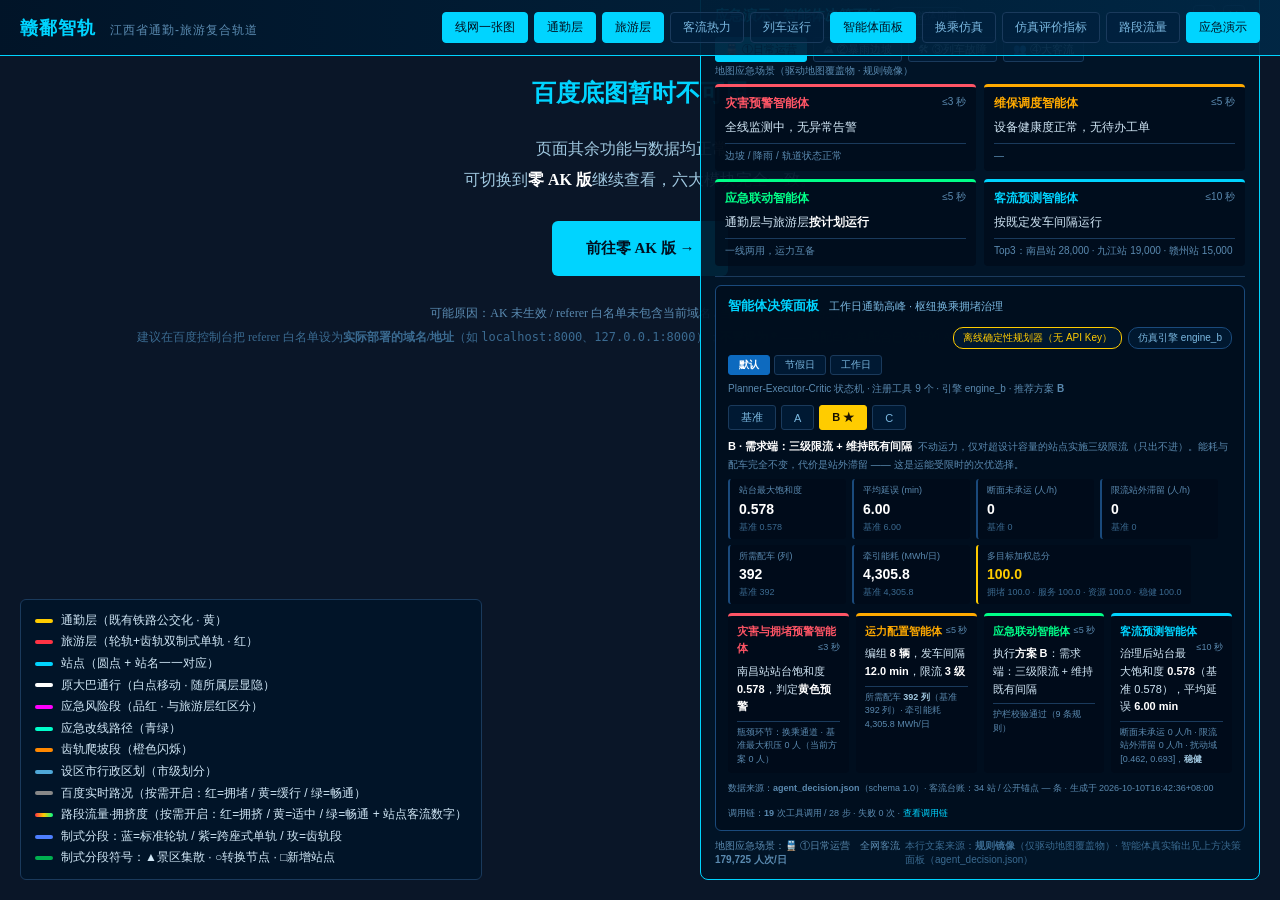
<file: bmap.html>
<!DOCTYPE html>
<html lang="zh-CN">
<head>
  <meta charset="UTF-8">
  <meta name="viewport" content="width=device-width, initial-scale=1.0">
  <title>赣鄱智轨</title>
  <link rel="stylesheet" href="css/style.css?v=20261008">
  <!-- 0) 本地 AK（可选 · 已被 .gitignore 忽略，不进入参赛包）
       缺失时 map-base.js 会渲染明确的提示页并引导到零 AK 版，不会白屏。 -->
  <script src="js/local-ak.js?v=20260926"
          onerror="this.onerror=null;console.warn('[赣鄱智轨] 未找到 js/local-ak.js，将使用占位 AK（地图不可用，可加 ?ak=xxx 临时指定）');"></script>
  <!-- 1) 配置（含 AK 读取逻辑 + 线路/站点数据） -->
  <script src="js/config.js?v=20260926"></script>
  <!-- 2) 加载模块一基座逻辑（initMap 等） + 各功能模块 -->
  <script src="js/map-base.js?v=20260926"></script>
  <script src="js/heatmap.js?v=20260926"></script>
  <script src="js/agent-decision.js?v=20260926"></script>
  <!-- ★ 决策地图：把「节假日大客流·枢纽换乘拥堵治理」的决策结果叠加到地图
       （瓶颈圈 / 线路治理色 / 枢纽换乘环 / 方案摘要卡；由方案 Tab 切换联动） -->
  <script src="js/decision-map.js?v=20261008"></script>
  <!-- ★ 制式分段：一键切换“轨道制式”视图（轮轨/单轨/齿轨 + 转换节点 + 景区集散） -->
  <script src="js/system-lines.js?v=20260926"></script>
  <script src="js/agent-panel.js?v=20261008"></script>
  <script src="js/emergency.js?v=20260926"></script>
  <script src="js/train-sim.js?v=20260926"></script>
  <script src="js/transfer-sim.js?v=20260926"></script>
  <!-- ★ 路段流量：区段断面客流拥挤度着色 + 站点/新增站点客流标注
       （数据：data/flow_{holiday|weekday}.json；新增站点客流为可复核推演） -->
  <script src="js/flow-layer.js?v=20261008"></script>
  <!-- ★ 仿真评价指标（依方案 2.7）：把 10 项评价指标落到地图上，
       基准方案 vs 优化方案逐项对比；数据取自 data/agent_decision_*.json -->
  <script src="js/metrics-panel.js?v=20261008"></script>
  <script src="js/app.js?v=20261008"></script>
  <!-- 3) 注入百度地图 JSAPI GL（AK 取自 config.js 的 window.GanpoConfig.BMAP_AK）
       ★ 必须用 document.write 在"HTML 解析阶段"同步注入 ★
       为什么不能改成动态 createElement('script')：
       百度 api 返回的脚本内部使用 document.write() 二次追加 getscript。
       动态插入的 script 默认是 async，一旦它加载完成时文档已解析结束，
       其内部的 document.write() 会触发隐式 document.open()，把整页清空
       → 表现为【白屏 / 地图完全不生成】。解析阶段的 document.write 则安全，
       且仍可继续从 config.js 动态读取 AK。 -->
  <script>
    (function () {
      var ak = (window.GanpoConfig && window.GanpoConfig.BMAP_AK) || '';
      document.write(
        '<script type="text/javascript" src="//api.map.baidu.com/api?type=webgl&v=1.0&ak=' +
        encodeURIComponent(ak) + '"><\/script>'
      );
    })();
  </script>
</head>
<body>
  <div id="app">
    <!-- 地图底座 -->
    <div id="map_container"></div>

    <!-- 顶部标题 + 模块导航（app.js 动态构建 6 模块快捷按钮） -->
    <div id="topbar">
      <div class="brand">赣鄱智轨 <small>江西省通勤-旅游复合轨道</small></div>
      <div id="module-nav"></div>
    </div>

    <!-- 图例 -->
    <div id="legend">
      <div class="item"><span class="swatch" style="background:#ffcc00"></span>通勤层（既有铁路公交化 · 黄）</div>
      <div class="item"><span class="swatch" style="background:#ff3344"></span>旅游层（轮轨+齿轨双制式单轨 · 红）</div>
      <div class="item"><span class="swatch" style="background:#00d4ff"></span>站点（圆点 + 站名一一对应）</div>
      <div class="item"><span class="swatch" style="background:#ffffff"></span>原大巴通行（白点移动 · 随所属层显隐）</div>
      <div class="item"><span class="swatch" style="background:#ff00ff"></span>应急风险段（品红 · 与旅游层红区分）</div>
      <div class="item"><span class="swatch" style="background:#00ffcc"></span>应急改线路径（青绿）</div>
      <div class="item"><span class="swatch" style="background:#ff8800"></span>齿轨爬坡段（橙色闪烁）</div>
      <div class="item"><span class="swatch" style="background:#4fa8d8"></span>设区市行政区划（市级划分）</div>
      <div class="item"><span class="swatch" style="background:#888888"></span>百度实时路况（按需开启：红=拥堵 / 黄=缓行 / 绿=畅通）</div>
      <div class="item"><span class="swatch" style="background:linear-gradient(90deg,#ff3344,#ffcc00,#00ff88)"></span>路段流量·拥挤度（按需开启：红=拥挤 / 黄=适中 / 绿=畅通 + 站点客流数字）</div>
      <div class="item"><span class="swatch" style="background:#4d7fff"></span>制式分段：蓝=标准轮轨 / 紫=跨座式单轨 / 玫=齿轨段</div>
      <div class="item"><span class="swatch" style="background:#00b050"></span>制式分段符号：▲景区集散 · ○转换节点 · □新增站点</div>
    </div>
  </div>

  <!-- 热力 / 列车 / 智能体面板 / 换乘 / 应急 的工具栏与面板均由各模块 JS 自行创建，
       此处无需预置容器。 -->

  <!-- 4) 等 DOM 就绪后再初始化地图。
       ★ 不能在 head 里提前调用 ★
       原写法在脚本 onload 时立刻 initMap()，若百度脚本加载快于 body 解析，
       此时 #map_container 尚不存在，new BMapGL.Map('map_container') 直接失败。
       改为 DOMContentLoaded 后调用，保证容器一定存在。 -->
  <script>
    (function () {
      function boot() {
        if (window.initMap) {
          window.initMap();
        } else {
          console.error('[赣鄱智轨] initMap 未定义，map-base.js 可能未加载成功。');
        }
      }
      if (document.readyState === 'loading') {
        document.addEventListener('DOMContentLoaded', boot);
      } else {
        boot();
      }
    })();
  </script>
</body>
</html>
</file>
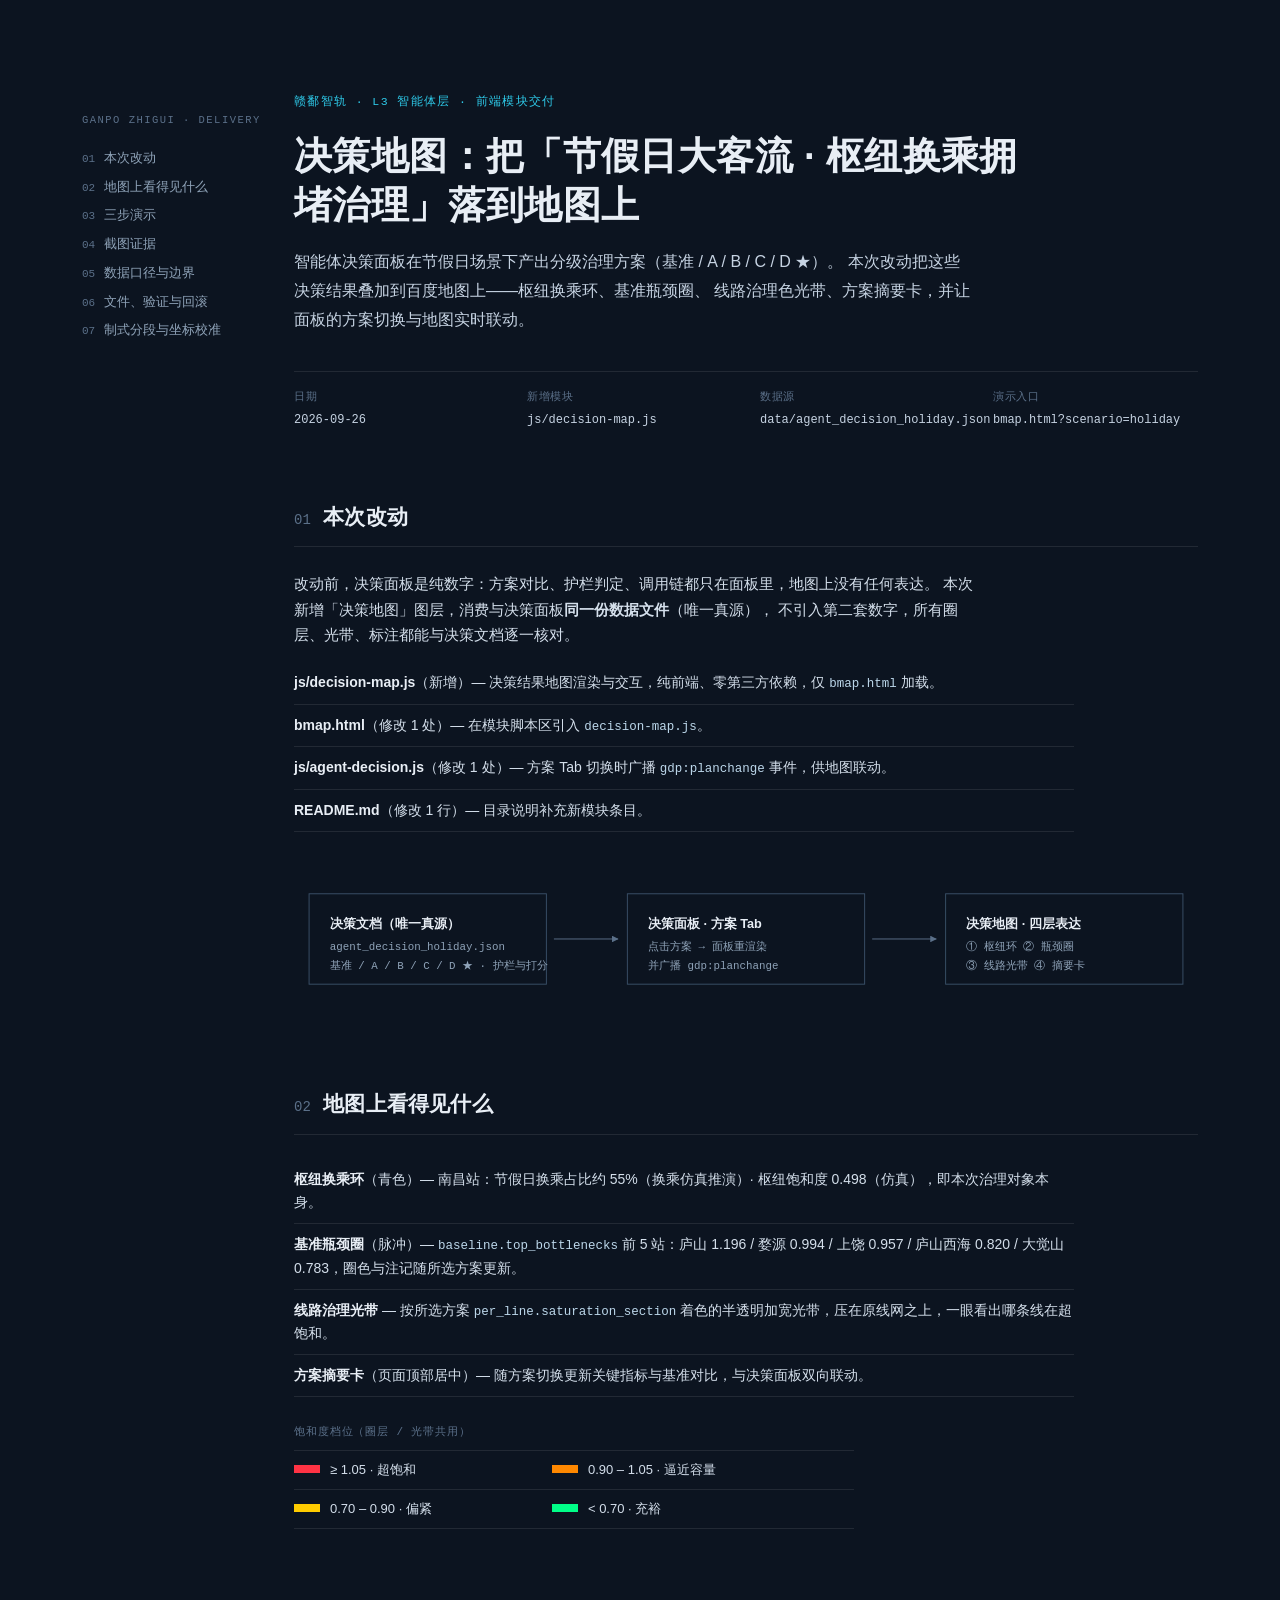
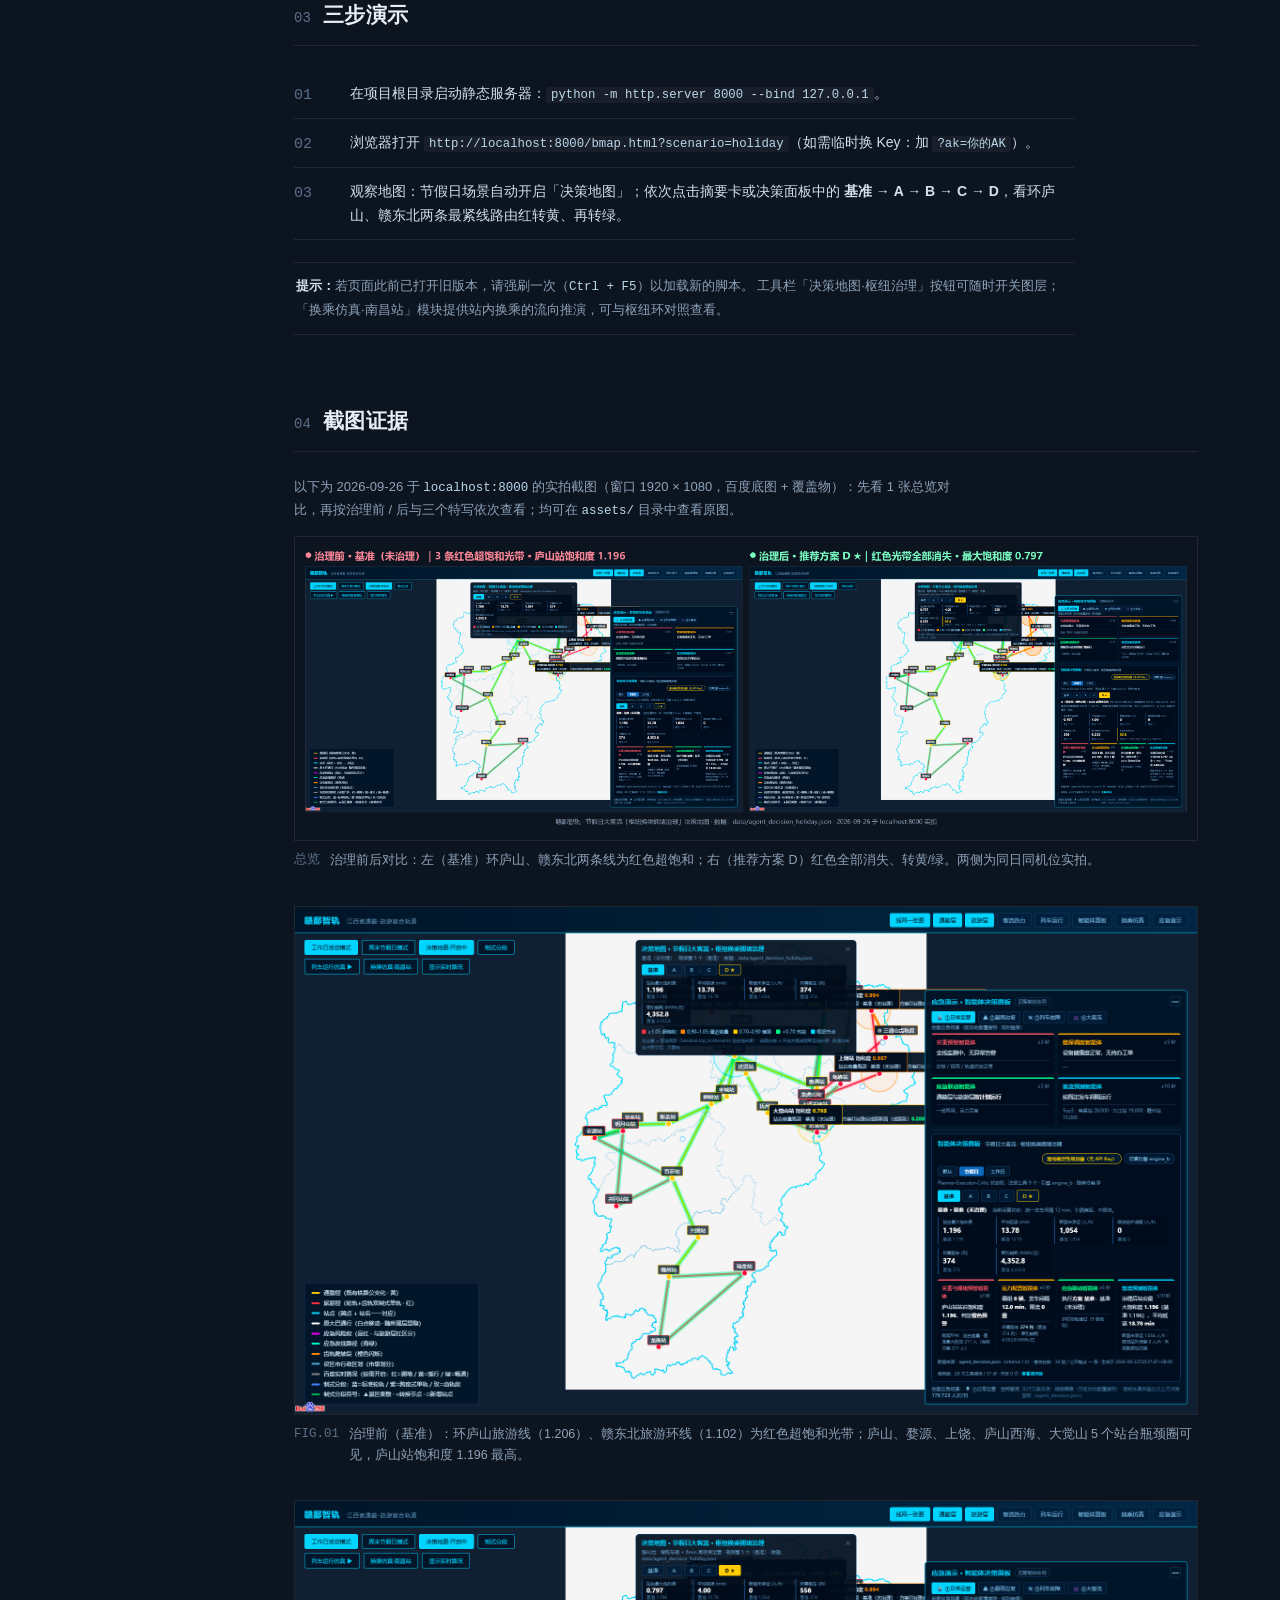
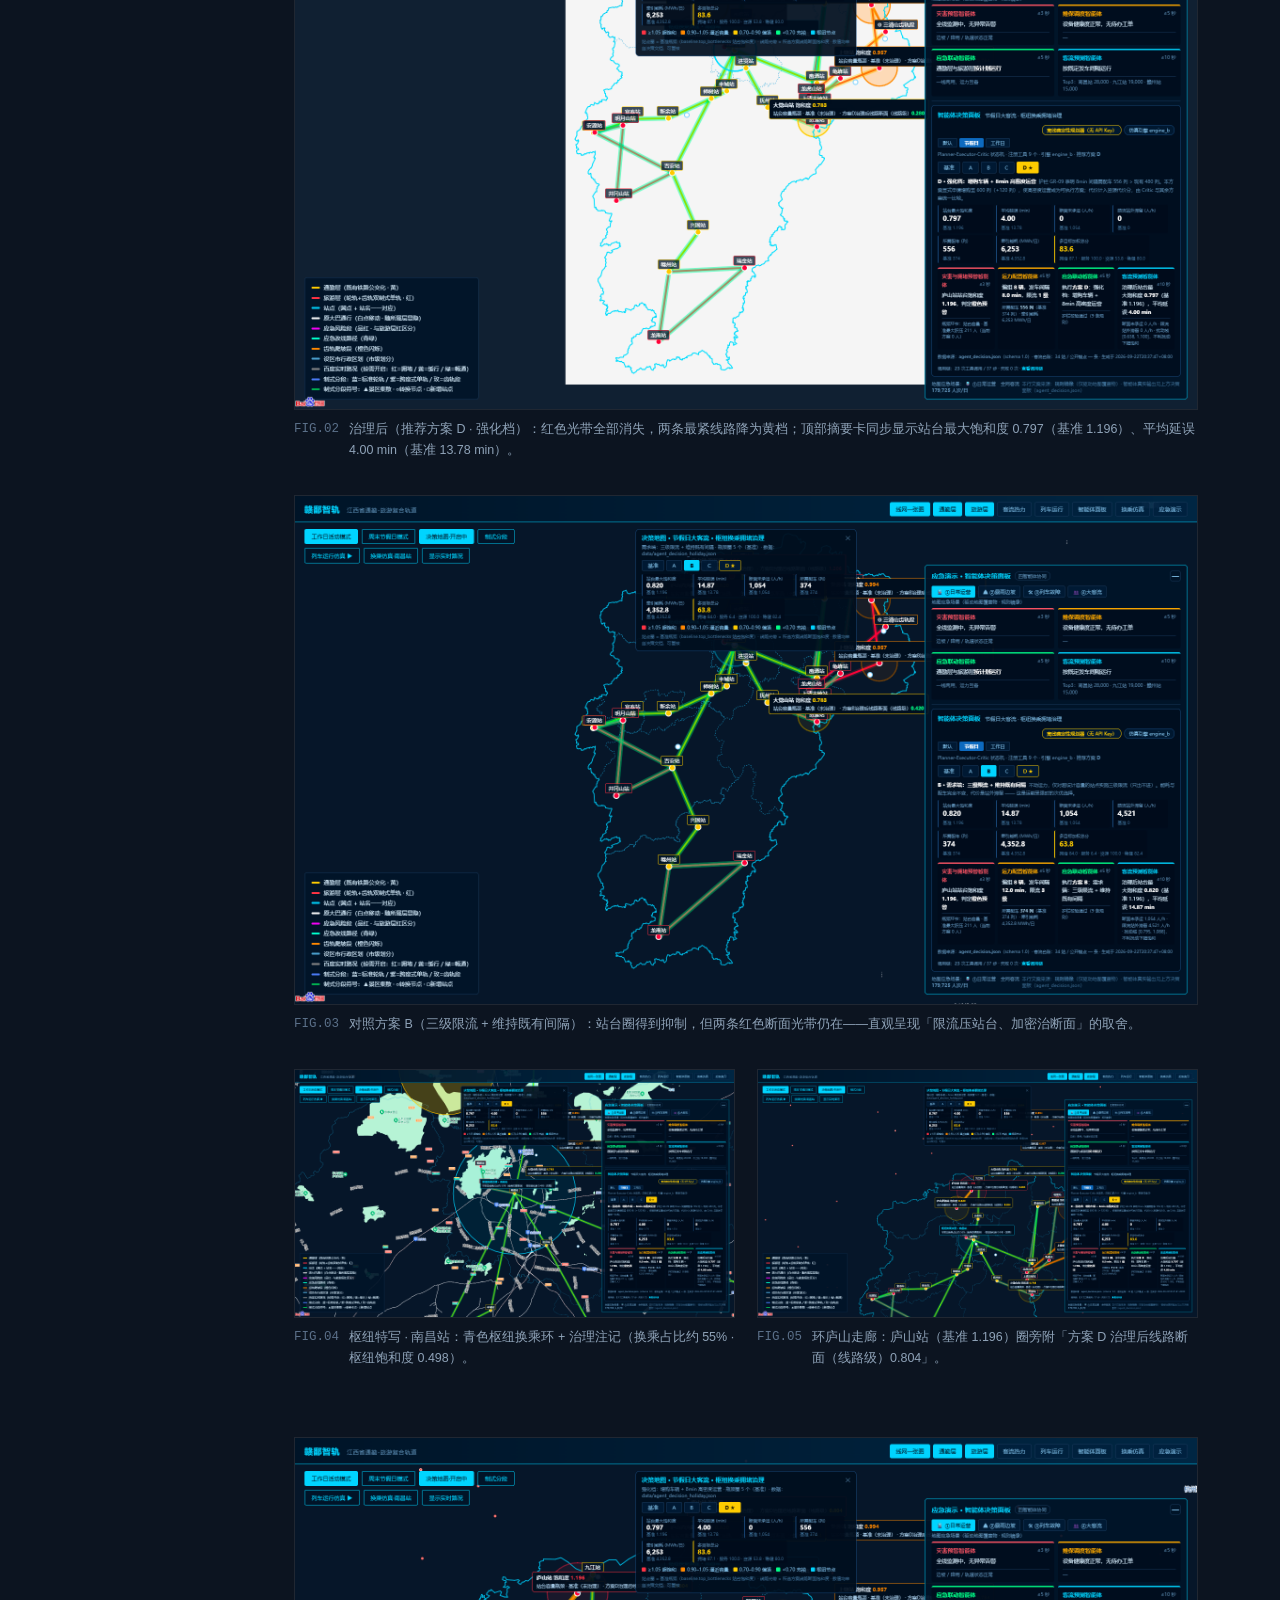
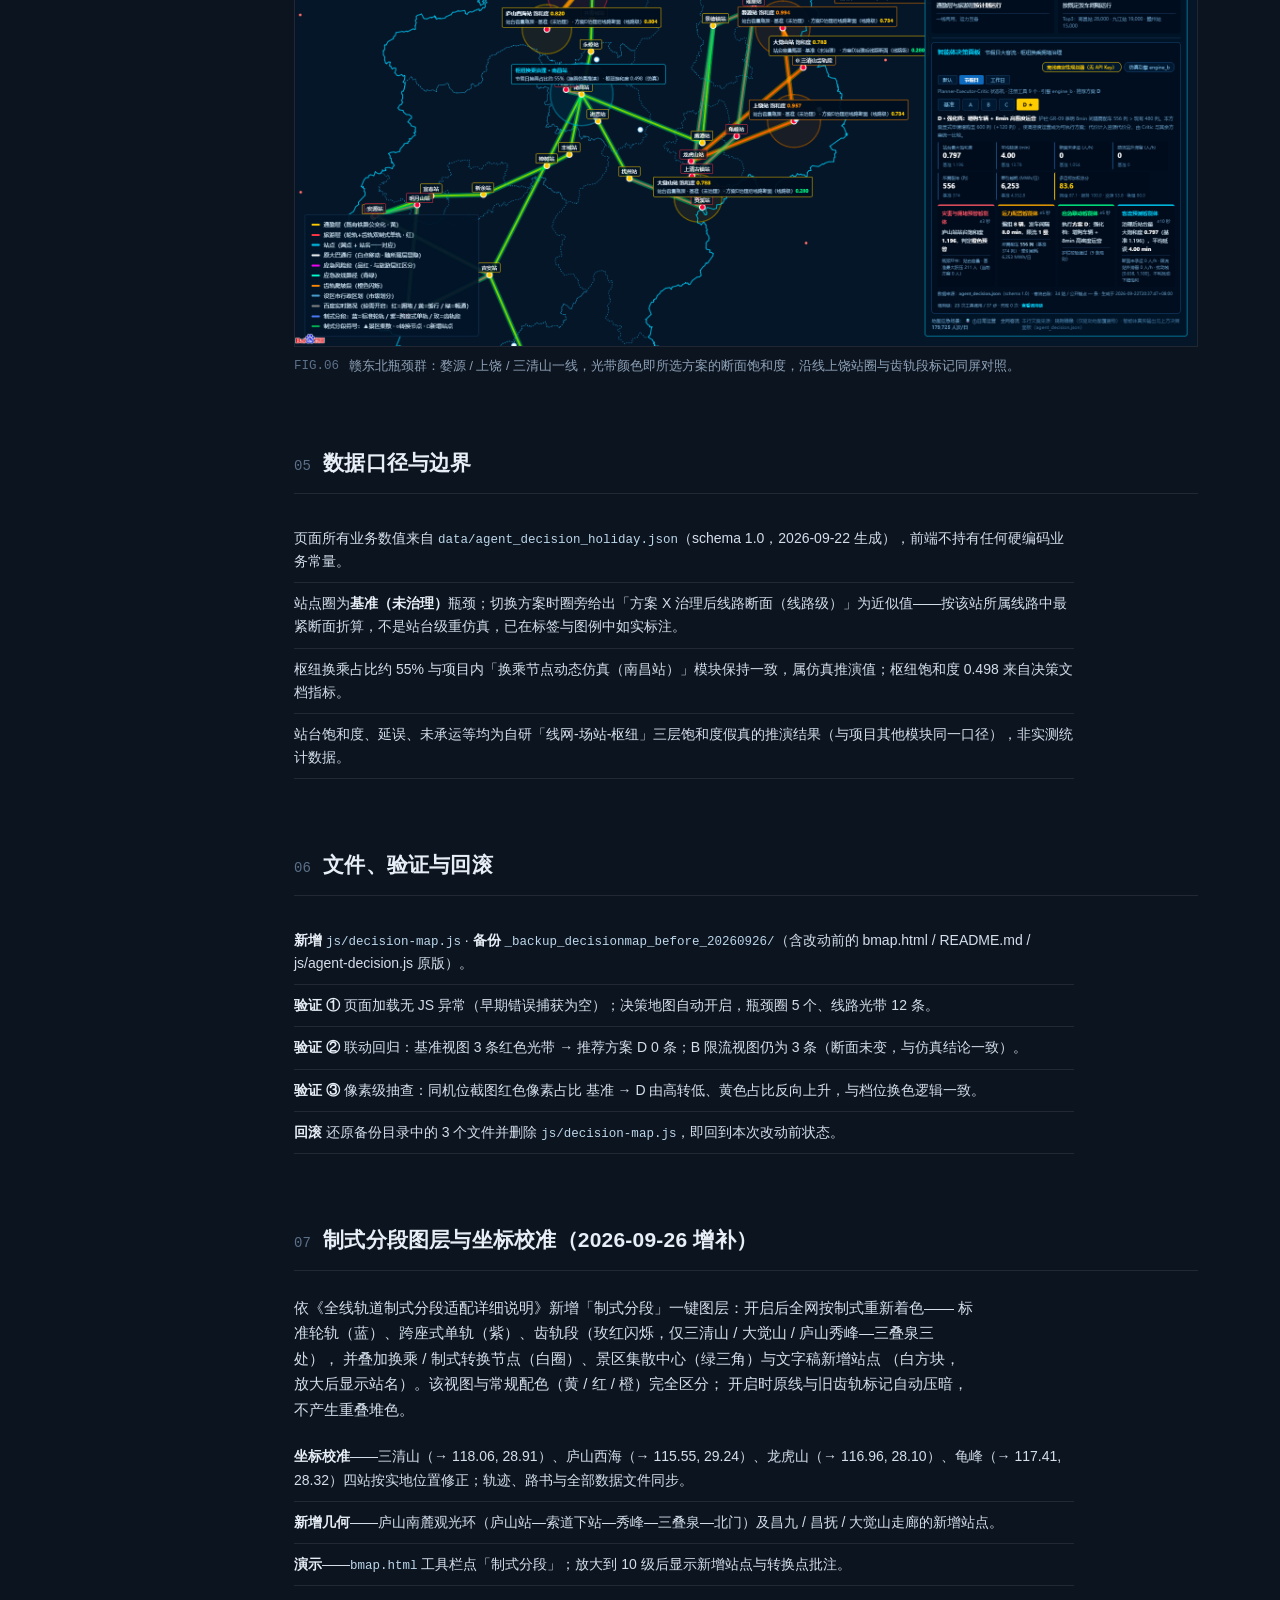
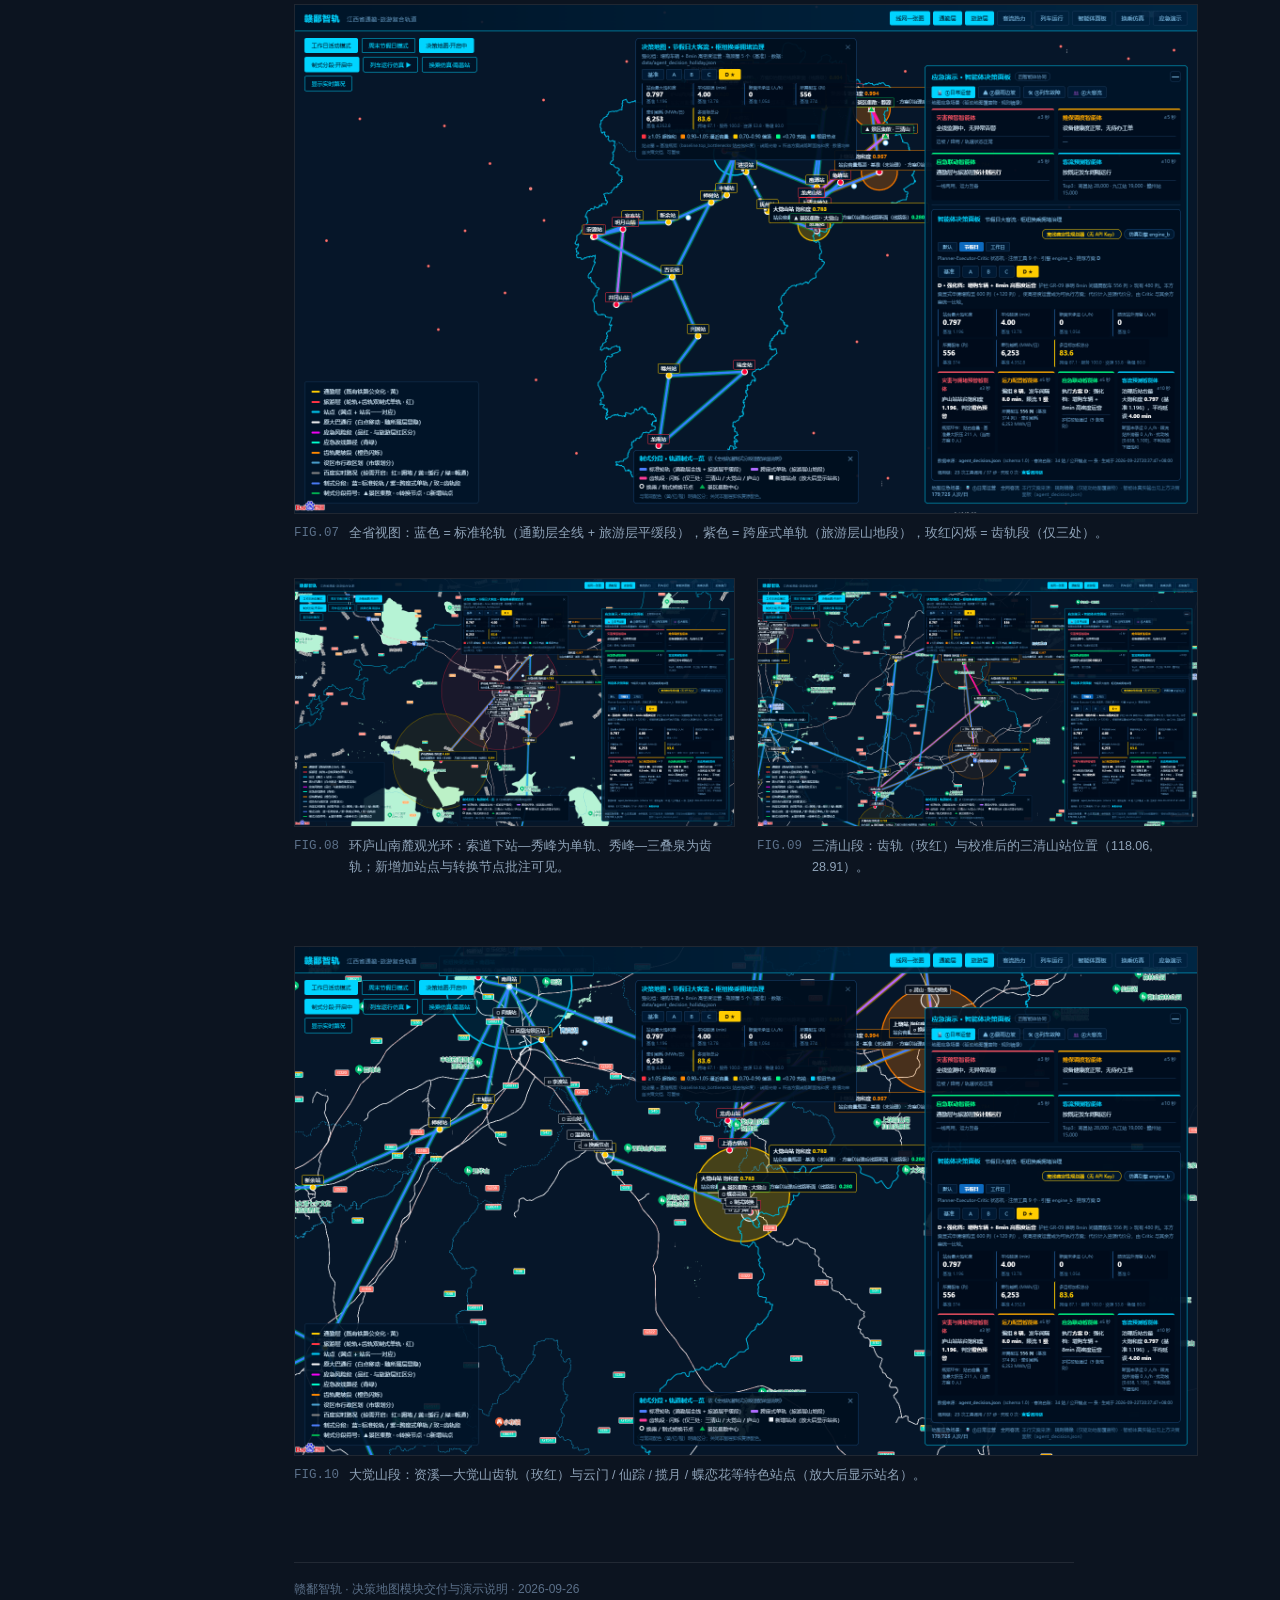
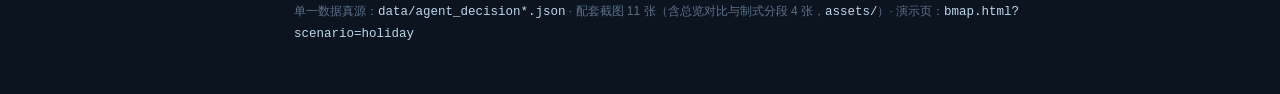
<file: 交付物_决策地图演示/决策地图演示说明.html>
<!DOCTYPE html>
<html lang="zh-CN">
<head>
<meta charset="UTF-8">
<meta name="viewport" content="width=device-width, initial-scale=1.0">
<title>决策地图 · 交付与演示说明 — 赣鄱智轨</title>
<style>
  :root{
    --bg:#0c1420; --bg-soft:#0f1a2a;
    --ink:#e8eef5; --muted:#8fa3b8; --faint:#5b7089;
    --line:rgba(255,255,255,.09);
    --accent:#2ec9e8;
    --c-red:#ff3344; --c-orange:#ff8800; --c-yellow:#ffcc00; --c-green:#00ff88;
  }
  *{ margin:0; padding:0; box-sizing:border-box; }
  html{ scroll-behavior:smooth; }
  body{
    background:var(--bg); color:var(--ink);
    font-family:"Microsoft YaHei","PingFang SC","Source Han Sans SC",sans-serif;
    font-size:15px; line-height:1.7;
  }
  .page{
    display:grid; grid-template-columns:212px minmax(0,1fr);
    max-width:1180px; margin:0 auto; padding:0 32px;
  }
  /* ---- 侧栏目录 ---- */
  .toc{ position:sticky; top:0; align-self:start; padding:112px 26px 40px 0; }
  .toc .t-kicker{
    font-family:Consolas,"Courier New",monospace; font-size:10.5px;
    letter-spacing:.14em; color:var(--faint); text-transform:uppercase;
    display:block; margin-bottom:14px;
  }
  .toc a{
    display:block; color:var(--muted); text-decoration:none;
    font-size:12.5px; padding:5px 0; line-height:1.5;
  }
  .toc a:hover{ color:var(--accent); }
  .toc a .no{
    font-family:Consolas,"Courier New",monospace; font-size:11px;
    color:var(--faint); margin-right:9px;
  }
  /* ---- 正文 ---- */
  .doc{ min-width:0; padding:92px 0 48px; }
  .kicker{
    font-family:Consolas,"Courier New",monospace; font-size:11.5px;
    letter-spacing:.12em; color:var(--accent); display:block;
  }
  h1{
    font-size:38px; line-height:1.3; font-weight:600;
    letter-spacing:.01em; margin:20px 0 18px; max-width:760px;
  }
  .lede{ font-size:16px; line-height:1.8; color:#c6d3e2; max-width:680px; }
  .meta{
    margin-top:36px; padding-top:16px; border-top:1px solid var(--line);
    display:grid; grid-template-columns:repeat(4,minmax(0,1fr)); gap:14px 28px;
    font-size:12.5px; color:var(--muted);
  }
  .meta b{ display:block; color:var(--faint); font-weight:400; font-size:11px;
    font-family:Consolas,"Courier New",monospace; letter-spacing:.06em; margin-bottom:3px; }
  .meta .mono{ font-family:Consolas,"Courier New",monospace; font-size:12px; color:#c6d3e2; }

  h2{ font-size:21px; font-weight:600; margin:68px 0 0; letter-spacing:.01em; }
  h2 .no{ font-family:Consolas,"Courier New",monospace; font-size:14px;
    color:var(--faint); margin-right:12px; font-weight:400; }
  .h2rule{ height:1px; background:var(--line); margin:12px 0 24px; }
  section p{ max-width:680px; margin:0 0 14px; color:#d4dfeb; }
  section p.small{ font-size:13px; color:var(--muted); }
  a{ color:var(--accent); text-decoration:none; }
  a:hover{ text-decoration:underline; }
  code{
    font-family:Consolas,"Courier New",monospace; font-size:.88em;
    color:#bcd7ea; background:rgba(255,255,255,.05);
    padding:1px 5px; border-radius:3px;
  }

  /* ---- 列表（发丝线，不做卡片）---- */
  ul.tight{ list-style:none; max-width:780px; margin:4px 0 18px; }
  ul.tight li{
    padding:9px 0; border-bottom:1px solid var(--line);
    font-size:14px; color:#d4dfeb; line-height:1.65;
  }
  ul.tight li b{ color:var(--ink); font-weight:600; }
  .m{ font-family:Consolas,"Courier New",monospace; font-size:12.5px; color:#bcd7ea; }

  /* ---- 步骤 ---- */
  ol.steps{ list-style:none; max-width:780px; margin:6px 0 18px; counter-reset:st; }
  ol.steps li{
    position:relative; padding:12px 0 12px 56px;
    border-bottom:1px solid var(--line); font-size:14px; line-height:1.7; color:#d4dfeb;
  }
  ol.steps li::before{
    counter-increment:st; content:counter(st,decimal-leading-zero);
    position:absolute; left:0; top:13px;
    font-family:Consolas,"Courier New",monospace; font-size:15px; color:var(--faint);
  }
  .hint{
    border-top:1px solid var(--line); border-bottom:1px solid var(--line);
    padding:12px 2px; margin:22px 0; max-width:780px;
    font-size:13px; color:var(--muted); line-height:1.75;
  }
  .hint b{ color:#d4dfeb; }

  /* ---- 颜色档位表 ---- */
  table.levels{ border-collapse:collapse; margin:6px 0 20px; max-width:560px; width:100%; }
  table.levels th, table.levels td{
    text-align:left; font-size:13px; padding:8px 14px 8px 0;
    border-bottom:1px solid var(--line); color:#d4dfeb; font-weight:400;
  }
  table.levels th{ color:var(--faint); font-size:11px;
    font-family:Consolas,"Courier New",monospace; letter-spacing:.08em; }
  .sw{ display:inline-block; width:26px; height:8px; margin-right:10px; vertical-align:1px; }

  /* ---- 流程图 ---- */
  .flow{ margin:26px 0 30px; }
  .flow svg{ width:100%; height:auto; display:block; }

  /* ---- 截图 ---- */
  figure{ margin:0 0 34px; }
  figure img{ width:100%; display:block; border:1px solid var(--line); background:#0a121e; }
  figcaption{
    margin-top:9px; font-size:12.5px; color:var(--muted); line-height:1.7;
    display:flex; gap:10px;
  }
  figcaption .fno{
    font-family:Consolas,"Courier New",monospace; color:var(--faint); flex:0 0 auto;
  }
  .shotpair{ display:grid; grid-template-columns:1fr 1fr; gap:22px; margin-bottom:34px; }

  /* ---- colophon ---- */
  .colophon{
    margin-top:76px; padding-top:16px; border-top:1px solid var(--line);
    font-size:12px; color:var(--faint); line-height:1.8; max-width:780px;
  }

  @media (max-width:980px){
    .page{ grid-template-columns:1fr; padding:0 20px; }
    .toc{ display:none; }
    .doc{ padding-top:56px; }
    .meta{ grid-template-columns:repeat(2,minmax(0,1fr)); }
    .shotpair{ grid-template-columns:1fr; }
    h1{ font-size:30px; }
  }
</style>
</head>
<body>
<div class="page">

  <aside class="toc">
    <span class="t-kicker">Ganpo Zhigui · Delivery</span>
    <a href="#s1"><span class="no">01</span>本次改动</a>
    <a href="#s2"><span class="no">02</span>地图上看得见什么</a>
    <a href="#s3"><span class="no">03</span>三步演示</a>
    <a href="#s4"><span class="no">04</span>截图证据</a>
    <a href="#s5"><span class="no">05</span>数据口径与边界</a>
    <a href="#s6"><span class="no">06</span>文件、验证与回滚</a>
    <a href="#s7"><span class="no">07</span>制式分段与坐标校准</a>
  </aside>

  <main class="doc">

    <header class="cover">
      <span class="kicker">赣鄱智轨 · L3 智能体层 · 前端模块交付</span>
      <h1>决策地图：把「节假日大客流 · 枢纽换乘拥堵治理」落到地图上</h1>
      <p class="lede">
        智能体决策面板在节假日场景下产出分级治理方案（基准 / A / B / C / D ★）。
        本次改动把这些决策结果叠加到百度地图上——枢纽换乘环、基准瓶颈圈、
        线路治理色光带、方案摘要卡，并让面板的方案切换与地图实时联动。
      </p>
      <div class="meta">
        <div><b>日期</b><span class="mono">2026-09-26</span></div>
        <div><b>新增模块</b><span class="mono">js/decision-map.js</span></div>
        <div><b>数据源</b><span class="mono">data/agent_decision_holiday.json</span></div>
        <div><b>演示入口</b><span class="mono">bmap.html?scenario=holiday</span></div>
      </div>
    </header>

    <section id="s1">
      <h2><span class="no">01</span>本次改动</h2>
      <div class="h2rule"></div>
      <p>
        改动前，决策面板是纯数字：方案对比、护栏判定、调用链都只在面板里，地图上没有任何表达。
        本次新增「决策地图」图层，消费与决策面板<strong>同一份数据文件</strong>（唯一真源），
        不引入第二套数字，所有圈层、光带、标注都能与决策文档逐一核对。
      </p>
      <ul class="tight">
        <li><b>js/decision-map.js</b>（新增）— 决策结果地图渲染与交互，纯前端、零第三方依赖，仅 <span class="m">bmap.html</span> 加载。</li>
        <li><b>bmap.html</b>（修改 1 处）— 在模块脚本区引入 <span class="m">decision-map.js</span>。</li>
        <li><b>js/agent-decision.js</b>（修改 1 处）— 方案 Tab 切换时广播 <span class="m">gdp:planchange</span> 事件，供地图联动。</li>
        <li><b>README.md</b>（修改 1 行）— 目录说明补充新模块条目。</li>
      </ul>

      <div class="flow">
        <svg viewBox="0 0 960 170" role="img" aria-label="决策地图数据流：决策文档 → 决策面板 → 地图四层">
          <defs>
            <marker id="ar" viewBox="0 0 10 10" refX="9" refY="5" markerWidth="7" markerHeight="7" orient="auto-start-reverse">
              <path d="M0,0 L10,5 L0,10 z" fill="#5b7089"></path>
            </marker>
          </defs>
          <g fill="none" stroke="#3a5068" stroke-width="1">
            <rect x="16" y="38" width="252" height="96"></rect>
            <rect x="354" y="38" width="252" height="96"></rect>
            <rect x="692" y="38" width="252" height="96"></rect>
          </g>
          <g font-size="13.5" fill="#e8eef5" font-weight="600">
            <text x="38" y="74">决策文档（唯一真源）</text>
            <text x="376" y="74">决策面板 · 方案 Tab</text>
            <text x="714" y="74">决策地图 · 四层表达</text>
          </g>
          <g font-size="11.5" fill="#8fa3b8" font-family="Consolas,monospace">
            <text x="38" y="98">agent_decision_holiday.json</text>
            <text x="38" y="118">基准 / A / B / C / D ★ · 护栏与打分</text>
            <text x="376" y="98">点击方案 → 面板重渲染</text>
            <text x="376" y="118">并广播 gdp:planchange</text>
            <text x="714" y="98">① 枢纽环 ② 瓶颈圈</text>
            <text x="714" y="118">③ 线路光带 ④ 摘要卡</text>
          </g>
          <g stroke="#5b7089" stroke-width="1" fill="none">
            <line x1="276" y1="86" x2="344" y2="86" marker-end="url(#ar)"></line>
            <line x1="614" y1="86" x2="682" y2="86" marker-end="url(#ar)"></line>
          </g>
        </svg>
      </div>
    </section>

    <section id="s2">
      <h2><span class="no">02</span>地图上看得见什么</h2>
      <div class="h2rule"></div>
      <ul class="tight">
        <li><b>枢纽换乘环</b>（青色）— 南昌站：节假日换乘占比约 55%（换乘仿真推演）· 枢纽饱和度 0.498（仿真），即本次治理对象本身。</li>
        <li><b>基准瓶颈圈</b>（脉冲）— <span class="m">baseline.top_bottlenecks</span> 前 5 站：庐山 1.196 / 婺源 0.994 / 上饶 0.957 / 庐山西海 0.820 / 大觉山 0.783，圈色与注记随所选方案更新。</li>
        <li><b>线路治理光带</b> — 按所选方案 <span class="m">per_line.saturation_section</span> 着色的半透明加宽光带，压在原线网之上，一眼看出哪条线在超饱和。</li>
        <li><b>方案摘要卡</b>（页面顶部居中）— 随方案切换更新关键指标与基准对比，与决策面板双向联动。</li>
      </ul>
      <table class="levels">
        <thead><tr><th colspan="2">饱和度档位（圈层 / 光带共用）</th></tr></thead>
        <tbody>
          <tr><td><span class="sw" style="background:#ff3344"></span>≥ 1.05 · 超饱和</td><td><span class="sw" style="background:#ff8800"></span>0.90 – 1.05 · 逼近容量</td></tr>
          <tr><td><span class="sw" style="background:#ffcc00"></span>0.70 – 0.90 · 偏紧</td><td><span class="sw" style="background:#00ff88"></span>&lt; 0.70 · 充裕</td></tr>
        </tbody>
      </table>
    </section>

    <section id="s3">
      <h2><span class="no">03</span>三步演示</h2>
      <div class="h2rule"></div>
      <ol class="steps">
        <li>在项目根目录启动静态服务器：<code>python -m http.server 8000 --bind 127.0.0.1</code>。</li>
        <li>浏览器打开 <code>http://localhost:8000/bmap.html?scenario=holiday</code>（如需临时换 Key：加 <code>?ak=你的AK</code>）。</li>
        <li>观察地图：节假日场景自动开启「决策地图」；依次点击摘要卡或决策面板中的 <b>基准 → A → B → C → D</b>，看环庐山、赣东北两条最紧线路由红转黄、再转绿。</li>
      </ol>
      <p class="hint">
        <b>提示：</b>若页面此前已打开旧版本，请强刷一次（<span class="m">Ctrl + F5</span>）以加载新的脚本。
        工具栏「决策地图·枢纽治理」按钮可随时开关图层；「换乘仿真·南昌站」模块提供站内换乘的流向推演，可与枢纽环对照查看。
      </p>
    </section>

    <section id="s4">
      <h2><span class="no">04</span>截图证据</h2>
      <div class="h2rule"></div>
      <p class="small">以下为 2026-09-26 于 <span class="m">localhost:8000</span> 的实拍截图（窗口 1920 × 1080，百度底图 + 覆盖物）：先看 1 张总览对比，再按治理前 / 后与三个特写依次查看；均可在 <span class="m">assets/</span> 目录中查看原图。</p>

      <figure>
        <img src="assets/00_治理前后对比_基准vs方案D.png" alt="治理前后对比总览：左侧基准红色超饱和光带，右侧推荐方案 D 红色消失">
        <figcaption><span class="fno">总览</span><span>治理前后对比：左（基准）环庐山、赣东北两条线为红色超饱和；右（推荐方案 D）红色全部消失、转黄/绿。两侧为同日同机位实拍。</span></figcaption>
      </figure>

      <figure>
        <img src="assets/01_治理前全景_基准视图.png" alt="基准（未治理）全景：环庐山线与赣东北环线呈红色超饱和光带，庐山站等 5 个瓶颈站带脉冲圈">
        <figcaption><span class="fno">FIG.01</span><span>治理前（基准）：环庐山旅游线（1.206）、赣东北旅游环线（1.102）为红色超饱和光带；庐山、婺源、上饶、庐山西海、大觉山 5 个站台瓶颈圈可见，庐山站饱和度 1.196 最高。</span></figcaption>
      </figure>

      <figure>
        <img src="assets/02_治理后全景_推荐方案D.png" alt="推荐方案 D（治理后）全景：光带转为黄绿，红色消失，摘要卡显示指标改善">
        <figcaption><span class="fno">FIG.02</span><span>治理后（推荐方案 D · 强化档）：红色光带全部消失，两条最紧线路降为黄档；顶部摘要卡同步显示站台最大饱和度 0.797（基准 1.196）、平均延误 4.00 min（基准 13.78 min）。</span></figcaption>
      </figure>

      <figure>
        <img src="assets/03_方案B对照_限流不改断面.png" alt="方案 B（三级限流）全景：红色光带仍在，说明限流不改变断面饱和度">
        <figcaption><span class="fno">FIG.03</span><span>对照方案 B（三级限流 + 维持既有间隔）：站台圈得到抑制，但两条红色断面光带仍在——直观呈现「限流压站台、加密治断面」的取舍。</span></figcaption>
      </figure>

      <div class="shotpair">
        <figure>
          <img src="assets/04_枢纽换乘_南昌站特写.png" alt="南昌站枢纽特写：青色枢纽环与换乘治理注记">
          <figcaption><span class="fno">FIG.04</span><span>枢纽特写 · 南昌站：青色枢纽换乘环 + 治理注记（换乘占比约 55% · 枢纽饱和度 0.498）。</span></figcaption>
        </figure>
        <figure>
          <img src="assets/05_环庐山瓶颈_庐山站特写.png" alt="环庐山走廊特写：庐山站瓶颈圈与方案 D 治理后线路断面注记">
          <figcaption><span class="fno">FIG.05</span><span>环庐山走廊：庐山站（基准 1.196）圈旁附「方案 D 治理后线路断面（线路级）0.804」。</span></figcaption>
        </figure>
      </div>

      <figure>
        <img src="assets/06_赣东北瓶颈群_婺源上饶.png" alt="赣东北瓶颈群特写：婺源、上饶、三清山一线光带与圈层">
        <figcaption><span class="fno">FIG.06</span><span>赣东北瓶颈群：婺源 / 上饶 / 三清山一线，光带颜色即所选方案的断面饱和度，沿线上饶站圈与齿轨段标记同屏对照。</span></figcaption>
      </figure>
    </section>

    <section id="s5">
      <h2><span class="no">05</span>数据口径与边界</h2>
      <div class="h2rule"></div>
      <ul class="tight">
        <li>页面所有业务数值来自 <span class="m">data/agent_decision_holiday.json</span>（schema 1.0，2026-09-22 生成），前端不持有任何硬编码业务常量。</li>
        <li>站点圈为<b>基准（未治理）</b>瓶颈；切换方案时圈旁给出「方案 X 治理后线路断面（线路级）」为近似值——按该站所属线路中最紧断面折算，不是站台级重仿真，已在标签与图例中如实标注。</li>
        <li>枢纽换乘占比约 55% 与项目内「换乘节点动态仿真（南昌站）」模块保持一致，属仿真推演值；枢纽饱和度 0.498 来自决策文档指标。</li>
        <li>站台饱和度、延误、未承运等均为自研「线网-场站-枢纽」三层饱和度假真的推演结果（与项目其他模块同一口径），非实测统计数据。</li>
      </ul>
    </section>

    <section id="s6">
      <h2><span class="no">06</span>文件、验证与回滚</h2>
      <div class="h2rule"></div>
      <ul class="tight">
        <li><b>新增</b> <span class="m">js/decision-map.js</span> · <b>备份</b> <span class="m">_backup_decisionmap_before_20260926/</span>（含改动前的 bmap.html / README.md / js/agent-decision.js 原版）。</li>
        <li><b>验证 ①</b> 页面加载无 JS 异常（早期错误捕获为空）；决策地图自动开启，瓶颈圈 5 个、线路光带 12 条。</li>
        <li><b>验证 ②</b> 联动回归：基准视图 3 条红色光带 → 推荐方案 D 0 条；B 限流视图仍为 3 条（断面未变，与仿真结论一致）。</li>
        <li><b>验证 ③</b> 像素级抽查：同机位截图红色像素占比 基准 → D 由高转低、黄色占比反向上升，与档位换色逻辑一致。</li>
        <li><b>回滚</b> 还原备份目录中的 3 个文件并删除 <span class="m">js/decision-map.js</span>，即回到本次改动前状态。</li>
      </ul>
    </section>

    <section id="s7">
      <h2><span class="no">07</span>制式分段图层与坐标校准（2026-09-26 增补）</h2>
      <div class="h2rule"></div>
      <p>
        依《全线轨道制式分段适配详细说明》新增「制式分段」一键图层：开启后全网按制式重新着色——
        标准轮轨（蓝）、跨座式单轨（紫）、齿轨段（玫红闪烁，仅三清山 / 大觉山 / 庐山秀峰—三叠泉三处），
        并叠加换乘 / 制式转换节点（白圈）、景区集散中心（绿三角）与文字稿新增站点
        （白方块，放大后显示站名）。该视图与常规配色（黄 / 红 / 橙）完全区分；
        开启时原线与旧齿轨标记自动压暗，不产生重叠堆色。
      </p>
      <ul class="tight">
        <li><b>坐标校准</b>——三清山（→ 118.06, 28.91）、庐山西海（→ 115.55, 29.24）、龙虎山（→ 116.96, 28.10）、龟峰（→ 117.41, 28.32）四站按实地位置修正；轨迹、路书与全部数据文件同步。</li>
        <li><b>新增几何</b>——庐山南麓观光环（庐山站—索道下站—秀峰—三叠泉—北门）及昌九 / 昌抚 / 大觉山走廊的新增站点。</li>
        <li><b>演示</b>——<span class="m">bmap.html</span> 工具栏点「制式分段」；放大到 10 级后显示新增站点与转换点批注。</li>
      </ul>

      <figure>
        <img src="assets/07_制式分段_全省视图.png" alt="制式分段全省视图：通勤层全线蓝色，旅游层以紫色单轨为主，玫红为三处齿轨段">
        <figcaption><span class="fno">FIG.07</span><span>全省视图：蓝色 = 标准轮轨（通勤层全线 + 旅游层平缓段），紫色 = 跨座式单轨（旅游层山地段），玫红闪烁 = 齿轨段（仅三处）。</span></figcaption>
      </figure>

      <div class="shotpair">
        <figure>
          <img src="assets/08_制式分段_环庐山南麓.png" alt="环庐山南麓观光环：新增站点与秀峰—三叠泉齿轨段">
          <figcaption><span class="fno">FIG.08</span><span>环庐山南麓观光环：索道下站—秀峰为单轨、秀峰—三叠泉为齿轨；新增加站点与转换节点批注可见。</span></figcaption>
        </figure>
        <figure>
          <img src="assets/09_制式分段_三清山齿轨.png" alt="三清山段：齿轨段与校准后的三清山站位置">
          <figcaption><span class="fno">FIG.09</span><span>三清山段：齿轨（玫红）与校准后的三清山站位置（118.06, 28.91）。</span></figcaption>
        </figure>
      </div>

      <figure>
        <img src="assets/10_制式分段_大觉山齿轨.png" alt="大觉山段：资溪—大觉山齿轨与悬崖动车特色站点">
        <figcaption><span class="fno">FIG.10</span><span>大觉山段：资溪—大觉山齿轨（玫红）与云门 / 仙踪 / 揽月 / 蝶恋花等特色站点（放大后显示站名）。</span></figcaption>
      </figure>
    </section>

    <footer class="colophon">
      赣鄱智轨 · 决策地图模块交付与演示说明 · 2026-09-26<br>
      单一数据真源：<span class="m">data/agent_decision*.json</span> · 配套截图 11 张（含总览对比与制式分段 4 张，<span class="m">assets/</span>）· 演示页：<span class="m">bmap.html?scenario=holiday</span>
    </footer>

  </main>
</div>
</body>
</html>
</file>
<file: css/style.css>
/* 赣鄱智轨 · 全局样式（科技深蓝） */
* { margin: 0; padding: 0; box-sizing: border-box; }
html, body { width: 100%; height: 100%; overflow: hidden; background: #0a1628;
  font-family: 'Microsoft YaHei', 'PingFang SC', sans-serif; color: #d0e6f5; }

#app { position: relative; width: 100vw; height: 100vh; }

/* —— 顶部标题栏 + 模块导航 —— */
#topbar {
  position: absolute; top: 0; left: 0; right: 0; height: 56px; z-index: 10;
  background: linear-gradient(90deg, rgba(0,20,40,0.92), rgba(0,40,70,0.92));
  border-bottom: 1px solid #00d4ff;
  display: flex; align-items: center; padding: 0 20px; gap: 24px;
}
#topbar .brand { font-size: 18px; font-weight: bold; color: #00d4ff; letter-spacing: 1px; }
#topbar .brand small { color: #5a8ab0; font-weight: normal; font-size: 12px; margin-left: 8px; }
#module-nav { display: flex; gap: 6px; margin-left: auto; }
#module-nav button {
  background: rgba(0,30,60,0.6); border: 1px solid #1a3a5c; color: #7ab8e0;
  padding: 6px 12px; border-radius: 4px; cursor: pointer; font-size: 12px;
  font-family: inherit; transition: all .15s;
}
#module-nav button:hover { border-color: #00d4ff; color: #00d4ff; }
#module-nav button.active { background: #00d4ff; color: #001020; border-color: #00d4ff; }

/* —— 地图容器 —— */
#map_container { position: absolute; top: 0; left: 0; width: 100%; height: 100%; }

/* —— 右侧面板（站点信息 / 智能体面板 / 应急）—— */
#side-panel {
  position: absolute; top: 70px; right: 20px; width: 340px; z-index: 9;
  background: rgba(0,20,40,0.9); border: 1px solid #00d4ff; border-radius: 8px;
  padding: 16px; color: #fff; display: none;
}
#side-panel h3 { color: #00d4ff; margin-bottom: 10px; font-size: 16px; }
#side-panel .row { padding: 6px 0; border-bottom: 1px solid #1a3a5c; font-size: 13px; line-height: 1.6; }
#side-panel .row b { color: #00d4ff; }
#side-panel .close {
  position: absolute; top: 8px; right: 12px; cursor: pointer; color: #5a8ab0; font-size: 16px;
}
#side-panel .close:hover { color: #00d4ff; }

/* —— 通用按钮 / 切换条 —— */
.toolbar {
  position: absolute; top: 70px; left: 20px; z-index: 9;
  display: flex; gap: 8px; flex-wrap: wrap; max-width: 460px;
}
.toolbar button {
  background: rgba(0,20,40,0.9); border: 1px solid #00d4ff; color: #00d4ff;
  padding: 7px 14px; border-radius: 4px; cursor: pointer; font-size: 12px; font-family: inherit;
}
.toolbar button:hover { background: rgba(0,60,100,0.9); }
.toolbar button.active { background: #00d4ff; color: #001020; }
.toolbar button.danger { border-color: #ff3344; color: #ff3344; }
.toolbar button.danger.active { background: #ff3344; color: #fff; }

/* —— 图例 —— */
#legend {
  position: absolute; bottom: 20px; left: 20px; z-index: 9;
  background: rgba(0,20,40,0.9); border: 1px solid #1a3a5c; border-radius: 6px;
  padding: 10px 14px; font-size: 12px; line-height: 1.8;
}
#legend .item { display: flex; align-items: center; gap: 8px; }
#legend .swatch { width: 18px; height: 4px; border-radius: 2px; }

/* —— 智能体决策面板 —— */
#agent-panel {
  position: absolute; bottom: 20px; right: 20px; z-index: 9;
  width: 560px; max-width: calc(100vw - 40px);
  background: rgba(0,20,40,0.92); border: 1px solid #00d4ff; border-radius: 8px;
  padding: 12px 14px; color: #fff; font-family: inherit;
}
#agent-panel .ap-head { display: flex; align-items: center; gap: 12px; margin-bottom: 10px; }
#agent-panel .ap-title { color: #00d4ff; font-size: 14px; font-weight: bold; }
#agent-panel .ap-scenarios { display: flex; gap: 6px; flex-wrap: wrap; margin-left: auto; }
#agent-panel .ap-btn {
  background: rgba(0,30,60,0.6); border: 1px solid #1a3a5c; color: #7ab8e0;
  padding: 4px 9px; border-radius: 3px; cursor: pointer; font-size: 11px; font-family: inherit;
}
#agent-panel .ap-btn:hover { border-color: #00d4ff; color: #00d4ff; }
#agent-panel .ap-btn.active { background: #00d4ff; color: #001020; border-color: #00d4ff; }
#agent-panel .ap-cards { display: grid; grid-template-columns: 1fr 1fr; gap: 8px; }
#agent-panel .ap-card {
  flex: 1; background: rgba(0,10,25,0.7); border-top: 3px solid #00d4ff;
  border-radius: 4px; padding: 8px 10px; min-width: 0;
}
#agent-panel .ap-card-name { font-size: 12px; font-weight: bold; margin-bottom: 6px; }
#agent-panel .ap-metric { font-size: 11px; color: #a0c8e0; line-height: 1.7; }
#agent-panel .ap-metric b { color: #fff; }
#agent-panel .ap-reroute { font-size: 11px; color: #ffaa00; margin-top: 4px; }
#agent-panel .ap-reason { font-size: 10px; color: #5a8ab0; line-height: 1.5; margin-top: 6px; border-top: 1px solid #1a3a5c; padding-top: 4px; }
#agent-panel .ap-foot { margin-top: 8px; font-size: 10px; color: #5a8ab0; display: flex; justify-content: space-between; }
#agent-panel .ap-source { color: #3a6a90; }

/* —— 折叠隐藏：点标题栏右侧「—」收起为窄条，再点窄条展开 —— */
#agent-panel .ap-head { display: flex; align-items: center; gap: 8px; cursor: pointer; }
#agent-panel .ap-agents-tag { font-size: 10px; color: #5a8ab0;
  border: 1px solid #1a3a5c; border-radius: 8px; padding: 1px 7px; }
#agent-panel .ap-fold { margin-left: auto; width: 22px; height: 22px; line-height: 20px;
  text-align: center; border: 1px solid #1a3a5c; border-radius: 4px;
  color: #7ab8e0; font-weight: bold; font-size: 14px; }
#agent-panel .ap-fold:hover { border-color: #00d4ff; color: #00d4ff; }
#agent-panel.ap-collapsed { width: 230px; padding: 8px 12px; }
#agent-panel.ap-collapsed .ap-body { display: none; }

/* —— 四类智能体卡片新增元素 —— */
#agent-panel .ap-rt { float: right; font-size: 10px; color: #5a8ab0; font-weight: normal; }
#agent-panel .ap-act { font-size: 11.5px; color: #d0e6f5; line-height: 1.65; margin-top: 4px; }
#agent-panel .ap-act b { color: #ffffff; }

/* —— 换乘节点仿真面板 —— */
#transfer-panel {
  position: absolute; top: 70px; left: 20px; z-index: 9; width: 520px;
  background: rgba(0,20,40,0.94); border: 1px solid #00d4ff; border-radius: 8px;
  padding: 12px 14px; color: #fff; display: none; font-family: inherit;
}
#transfer-panel .tp-head { display: flex; align-items: center; margin-bottom: 8px; }
#transfer-panel .tp-title { color: #00d4ff; font-size: 14px; font-weight: bold; }
#transfer-panel .tp-close { margin-left: auto; cursor: pointer; color: #5a8ab0; }
#transfer-panel .tp-close:hover { color: #00d4ff; }
#transfer-panel .tp-modes { display: flex; gap: 6px; margin-bottom: 10px; }
#transfer-panel .tp-modes button {
  background: rgba(0,30,60,0.6); border: 1px solid #1a3a5c; color: #7ab8e0;
  padding: 4px 10px; border-radius: 3px; cursor: pointer; font-size: 11px; font-family: inherit;
}
#transfer-panel .tp-modes button.active { background: #00d4ff; color: #001020; border-color: #00d4ff; }
#transfer-panel .tp-flow { display: flex; align-items: stretch; gap: 6px; }
#transfer-panel .tp-col { flex: 1; display: flex; align-items: center; }
#transfer-panel .tp-node {
  width: 100%; border-radius: 4px; padding: 8px; font-size: 11px; text-align: center;
  background: rgba(0,10,25,0.7); border-top: 3px solid var(--c); color: #d0e6f5;
}
#transfer-panel .tp-val { font-size: 15px; font-weight: bold; color: var(--c); margin-top: 4px; }
#transfer-panel .tp-arrow { flex: 0.8; display: flex; flex-direction: column; justify-content: center; gap: 4px; }
#transfer-panel .tp-bar { height: 8px; border-radius: 4px; background: #00b4ff; transition: width .4s; }
#transfer-panel .tp-label { font-size: 10px; color: #5a8ab0; text-align: center; }
#transfer-panel .tp-note { margin-top: 10px; font-size: 11px; color: #7ab8e0; line-height: 1.5; }
#transfer-panel .tp-note.warn { color: #ff8866; }
#transfer-panel .tp-source { margin-top: 6px; font-size: 10px; color: #3a6a90; }

/* —— 运行仿真 · 方案说明面板（通勤层/旅游层重点线路 + 爬坡技术借鉴）—— */
#run-panel {
  position: absolute; top: 120px; left: 20px; z-index: 9;
  width: 430px; max-width: calc(100vw - 40px);
  max-height: calc(100vh - 330px); overflow-y: auto;
  background: rgba(0,20,40,0.92); border: 1px solid #00d4ff; border-radius: 8px;
  padding: 12px 14px; font-size: 12px; display: none;
}
#run-panel .rp-head { display: flex; align-items: center; margin-bottom: 8px; }
#run-panel .rp-title { color: #00d4ff; font-size: 14px; font-weight: bold; }
#run-panel .rp-close { margin-left: auto; cursor: pointer; color: #5a8ab0; }
#run-panel .rp-close:hover { color: #00d4ff; }
#run-panel .rp-sec { margin-bottom: 10px; }
#run-panel .rp-sec-title { font-size: 12px; font-weight: bold; margin-bottom: 5px; }
#run-panel .rp-item {
  display: flex; gap: 8px; line-height: 1.7; padding: 2px 0;
  border-bottom: 1px dashed rgba(26,58,92,0.8);
}
#run-panel .rp-item b { color: #d0e6f5; flex: 0 0 106px; font-weight: normal; }
#run-panel .rp-item span { color: #7ab8e0; }
#run-panel .rp-table { width: 100%; border-collapse: collapse; font-size: 11px; }
#run-panel .rp-table th {
  background: rgba(0,60,100,0.55); color: #a0c8e0; font-weight: normal;
  padding: 4px 5px; text-align: left; border: 1px solid #1a3a5c;
}
#run-panel .rp-table td { padding: 4px 5px; border: 1px solid #1a3a5c; color: #7ab8e0; line-height: 1.5; }
#run-panel .rp-table td:first-child { color: #ff8800; }
#run-panel .rp-foot { margin-top: 6px; font-size: 10px; color: #3a6a90; }

/* ===== 智能体决策面板容器（内容样式由 js/agent-decision.js 自带注入） ===== */
#agent-panel .ap-sub { font-size:10px; color:#5a8ab0; margin:2px 0 6px; }
#agent-panel .ap-sep { border:0; border-top:1px solid #1a3a5c; margin:10px 0 8px; }
#agent-panel #gdp-root { margin-bottom:2px; }

/* ===== 2026-10-08 交互增强 ===== */
/* —— 左上工具栏整体收起/展开（「— 收起工具栏」按钮）—— */
.toolbar.folded button:not(#tb-fold) { display: none; }
#tb-fold { border-style: dashed; }

/* —— 智能体面板 ✕ 完全关闭按钮（占据半屏时可整体隐藏）—— */
#agent-panel .ap-close { width: 22px; height: 22px; line-height: 20px; text-align: center;
  border: 1px solid #1a3a5c; border-radius: 4px; color: #7ab8e0; font-size: 12px;
  cursor: pointer; flex: 0 0 auto; }
#agent-panel .ap-close:hover { border-color: #ff5566; color: #ff5566; }
</file>
